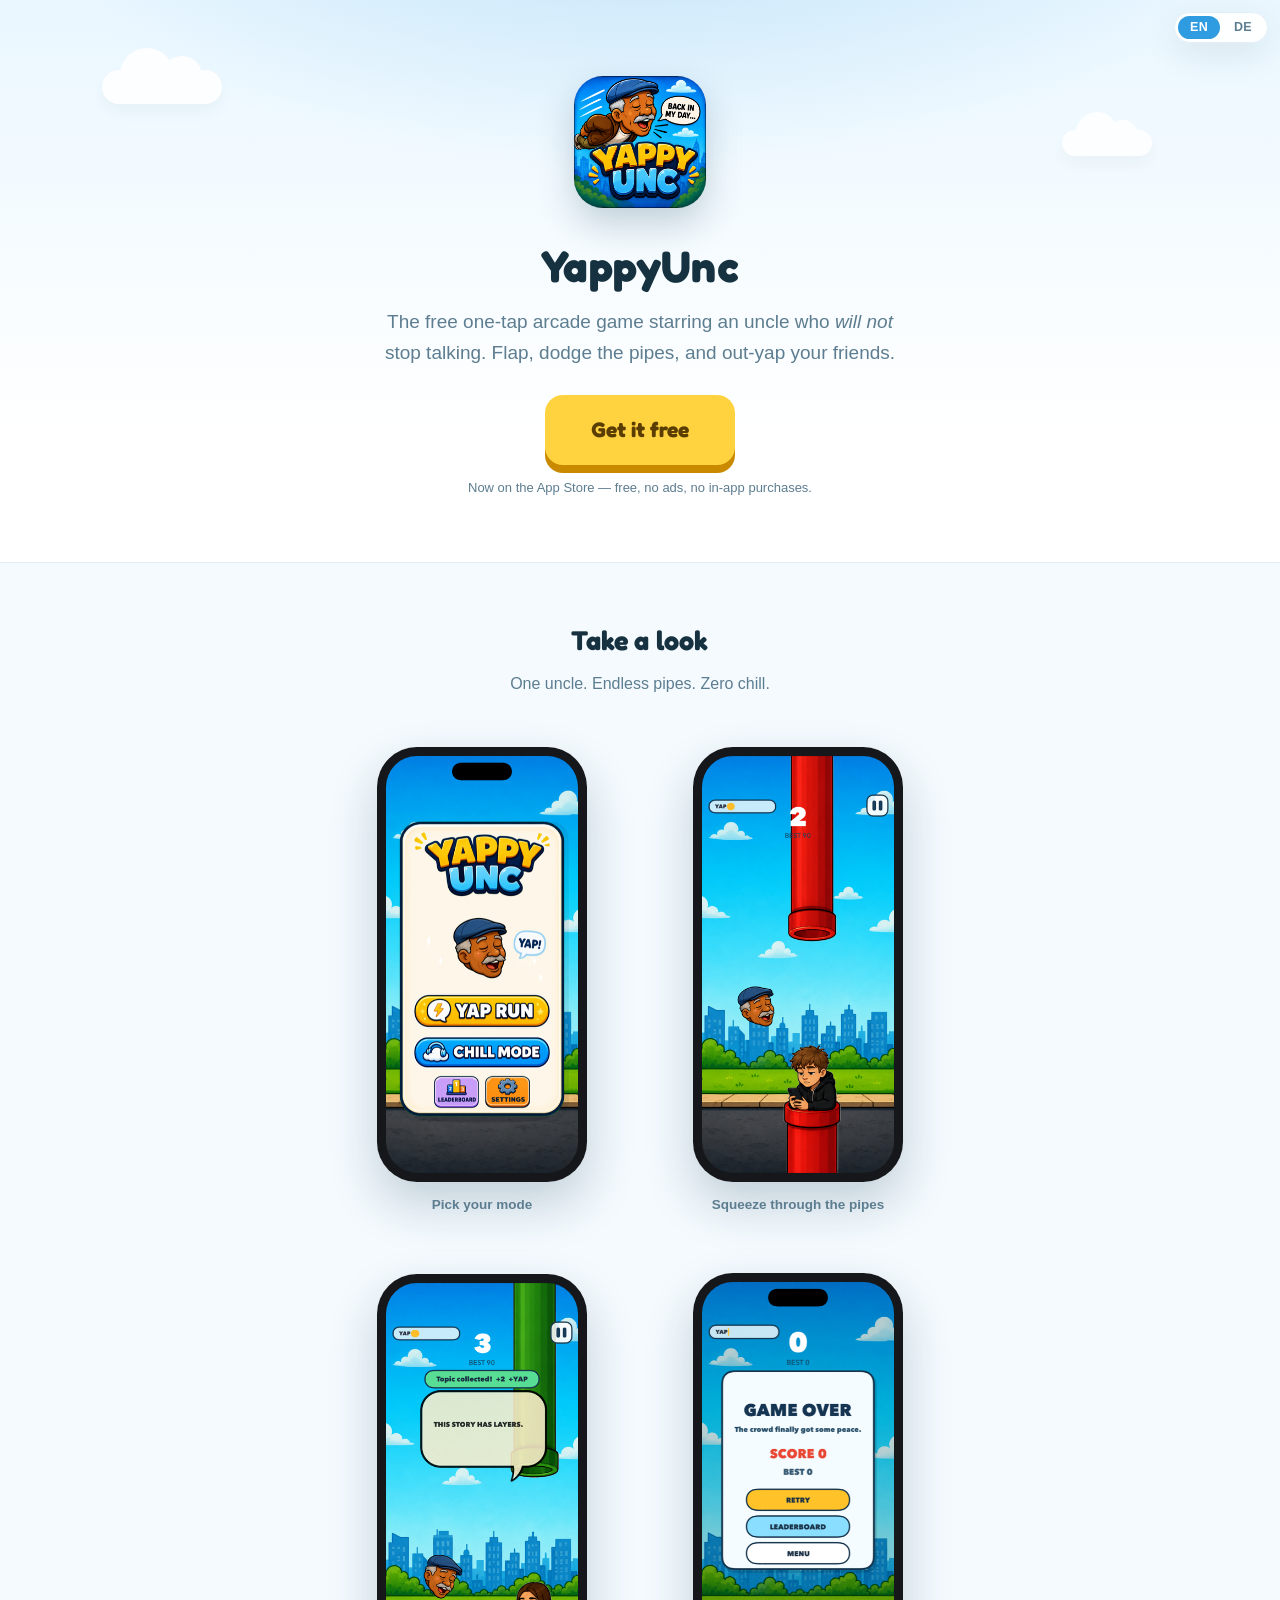
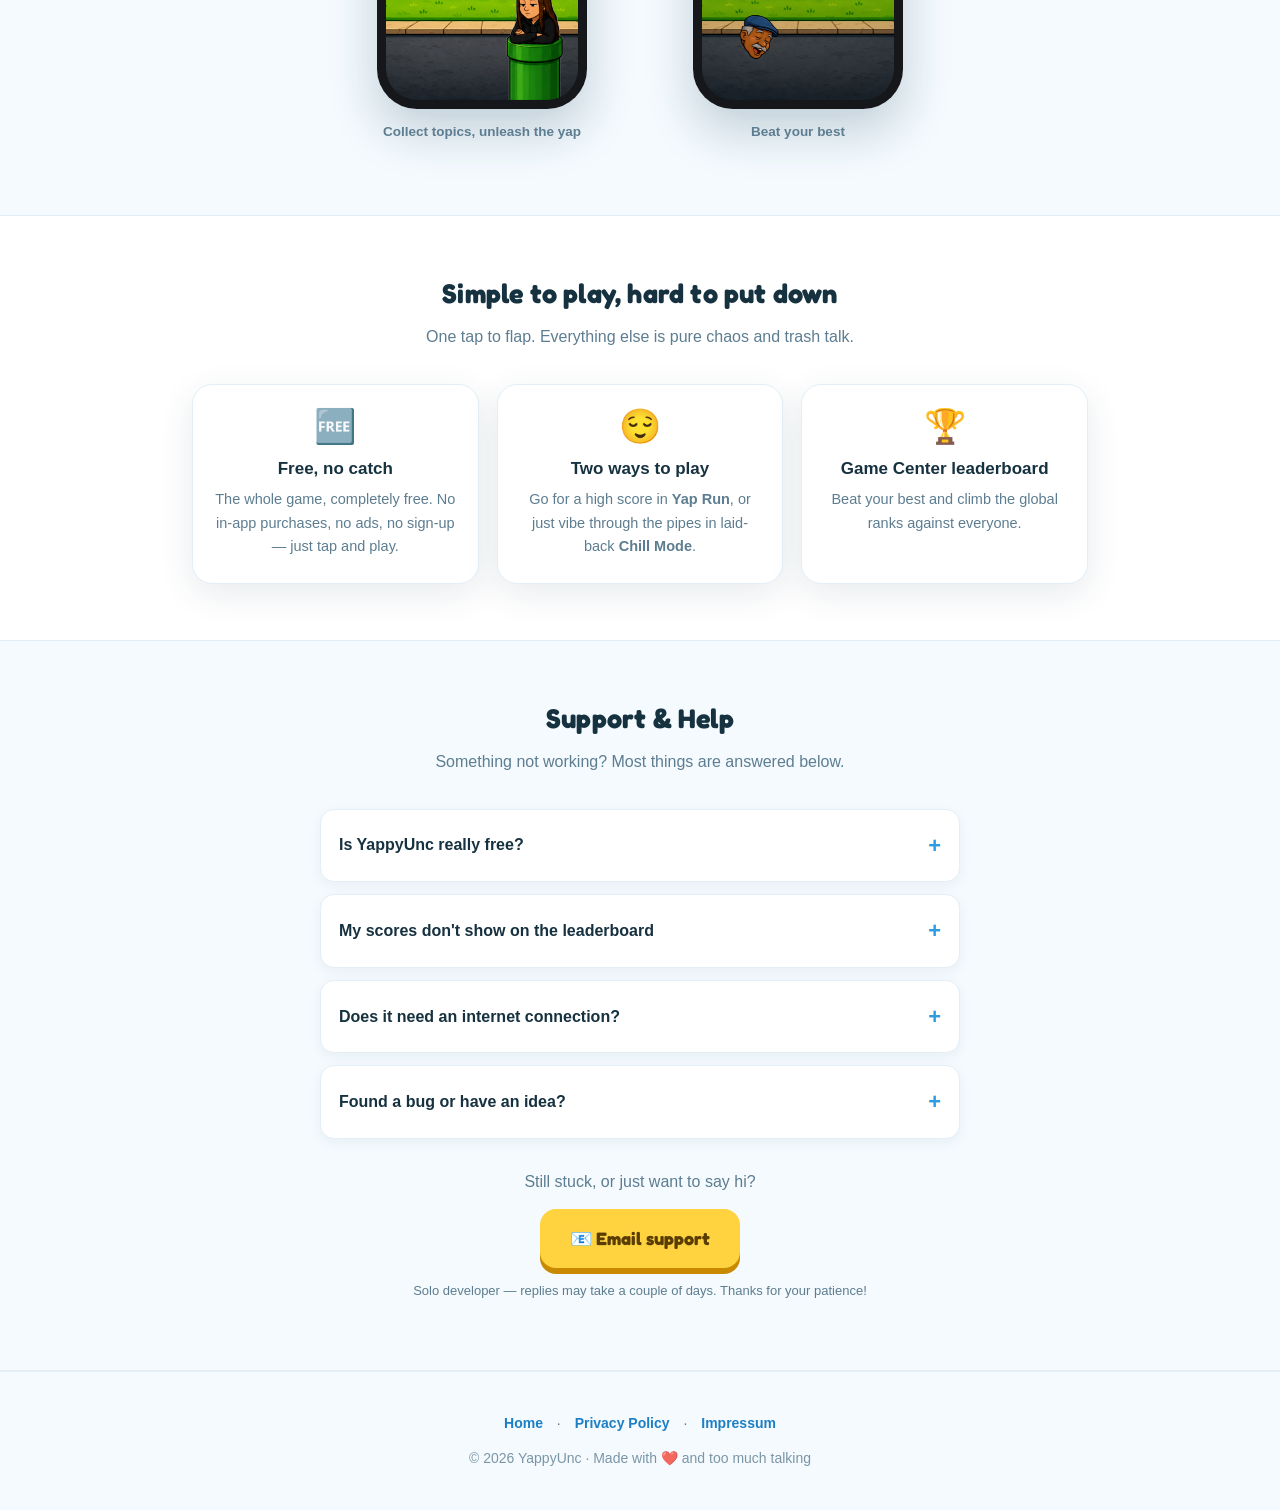
<file: index.html>
<!DOCTYPE html>
<html lang="en" data-lang="en">
<head>
  <meta charset="utf-8">
  <meta name="viewport" content="width=device-width, initial-scale=1">
  <title>YappyUnc — the yapping-uncle flap game</title>
  <meta name="description" content="YappyUnc is a free, cheeky one-tap arcade game starring an uncle who just won't stop talking. Flap, dodge the pipes, and climb the Game Center leaderboard.">
  <link rel="stylesheet" href="style.css">
  <script>
  (function(){var l;try{l=localStorage.getItem('yu-lang');}catch(e){}if(!l){l=(navigator.language||'en').slice(0,2);}l=(l==='de')?'de':'en';document.documentElement.setAttribute('data-lang',l);document.documentElement.setAttribute('lang',l);})();
  </script>
</head>
<body>

  <div class="lang-toggle" role="group" aria-label="Language / Sprache">
    <button data-l="en" type="button">EN</button>
    <button data-l="de" type="button">DE</button>
  </div>

  <!-- ===== Hero ===== -->
  <header class="hero">
    <div class="cloud c1"></div>
    <div class="cloud c2"></div>

    <div class="hero-icon-scene">
      <div class="hero-icon" id="heroIcon">
        <img src="assets/icon.png" alt="YappyUnc app icon">
        <span class="hero-bubble">YAP!</span>
      </div>
    </div>
    <h1 class="title display">YappyUnc</h1>
    <p class="pitch">
      <span class="lang-en">The free one-tap arcade game starring an uncle who <em>will not</em> stop talking. Flap, dodge the pipes, and out-yap your friends.</span>
      <span class="lang-de">Das kostenlose Ein-Tipp-Arcade-Spiel mit einem Onkel, der <em>einfach nicht</em> aufhört zu reden. Flattere los, weiche den Röhren aus und quatsch deine Freunde an die Wand.</span>
    </p>

    <div class="hero-cta">
      <a class="btn-chunky big" href="https://apps.apple.com/app/id6786419583">
        <span class="lang-en">Get it free</span>
        <span class="lang-de">Gratis laden</span>
      </a>
    </div>
    <span class="soon">
      <span class="lang-en">Now on the App Store — free, no ads, no in-app purchases.</span>
      <span class="lang-de">Jetzt im App Store — gratis, ohne Werbung, ohne In-App-Käufe.</span>
    </span>
  </header>

  <!-- ===== Screenshots ===== -->
  <section class="block alt">
    <div class="wrap">
      <h2 class="section display">
        <span class="lang-en">Take a look</span>
        <span class="lang-de">Wirf einen Blick rein</span>
      </h2>
      <p class="sub">
        <span class="lang-en">One uncle. Endless pipes. Zero chill.</span>
        <span class="lang-de">Ein Onkel. Endlose Röhren. Null Ruhe.</span>
      </p>
      <div class="shots-wrap">
        <figure class="shot-fig">
          <div class="phone"><img src="assets/shot-menu.png" alt="YappyUnc main menu" loading="lazy"></div>
          <span class="cap"><span class="lang-en">Pick your mode</span><span class="lang-de">Wähle deinen Modus</span></span>
        </figure>
        <figure class="shot-fig">
          <div class="phone"><img src="assets/shot-dodge.png" alt="YappyUnc gameplay — dodging a pipe" loading="lazy"></div>
          <span class="cap"><span class="lang-en">Squeeze through the pipes</span><span class="lang-de">Zwäng dich durch die Röhren</span></span>
        </figure>
        <figure class="shot-fig">
          <div class="phone"><img src="assets/shot-yap.png" alt="YappyUnc — collecting a topic and yapping" loading="lazy"></div>
          <span class="cap"><span class="lang-en">Collect topics, unleash the yap</span><span class="lang-de">Sammle Themen, entfessle das Gelaber</span></span>
        </figure>
        <figure class="shot-fig">
          <div class="phone"><img src="assets/shot-gameover.png" alt="YappyUnc game over screen" loading="lazy"></div>
          <span class="cap"><span class="lang-en">Beat your best</span><span class="lang-de">Knack deinen Rekord</span></span>
        </figure>
      </div>
    </div>
  </section>

  <!-- ===== Features ===== -->
  <section class="block">
    <div class="wrap">
      <h2 class="section display">
        <span class="lang-en">Simple to play, hard to put down</span>
        <span class="lang-de">Einfach zu spielen, schwer aus der Hand zu legen</span>
      </h2>
      <p class="sub">
        <span class="lang-en">One tap to flap. Everything else is pure chaos and trash talk.</span>
        <span class="lang-de">Ein Tipp zum Flattern. Der Rest ist pures Chaos und Gelaber.</span>
      </p>
      <div class="features">
        <div class="feature">
          <div class="ico">🆓</div>
          <h3><span class="lang-en">Free, no catch</span><span class="lang-de">Gratis, kein Haken</span></h3>
          <p class="lang-en">The whole game, completely free. No in-app purchases, no ads, no sign-up — just tap and play.</p>
          <p class="lang-de">Das ganze Spiel, komplett gratis. Keine In-App-Käufe, keine Werbung, keine Anmeldung — einfach tippen und spielen.</p>
        </div>
        <div class="feature">
          <div class="ico">😌</div>
          <h3><span class="lang-en">Two ways to play</span><span class="lang-de">Zwei Spielmodi</span></h3>
          <p class="lang-en">Go for a high score in <strong>Yap Run</strong>, or just vibe through the pipes in laid-back <strong>Chill Mode</strong>.</p>
          <p class="lang-de">Jage einen Highscore im <strong>Yap Run</strong> oder gleite entspannt durch die Röhren im <strong>Chill Mode</strong>.</p>
        </div>
        <div class="feature">
          <div class="ico">🏆</div>
          <h3><span class="lang-en">Game Center leaderboard</span><span class="lang-de">Game-Center-Bestenliste</span></h3>
          <p class="lang-en">Beat your best and climb the global ranks against everyone.</p>
          <p class="lang-de">Knack deinen Rekord und klettere in der weltweiten Rangliste nach oben.</p>
        </div>
      </div>
    </div>
  </section>

  <!-- ===== Support ===== -->
  <section class="block alt" id="support">
    <div class="wrap narrow">
      <h2 class="section display">
        <span class="lang-en">Support &amp; Help</span>
        <span class="lang-de">Support &amp; Hilfe</span>
      </h2>
      <p class="sub">
        <span class="lang-en">Something not working? Most things are answered below.</span>
        <span class="lang-de">Etwas funktioniert nicht? Das Meiste ist unten beantwortet.</span>
      </p>

      <div class="faq">
        <details>
          <summary><span class="lang-en">Is YappyUnc really free?</span><span class="lang-de">Ist YappyUnc wirklich gratis?</span></summary>
          <p class="lang-en">Yes — completely. There are no in-app purchases, no ads, and no account to sign up for. Download it and play.</p>
          <p class="lang-de">Ja — komplett. Keine In-App-Käufe, keine Werbung, kein Konto. Herunterladen und spielen.</p>
        </details>
        <details>
          <summary><span class="lang-en">My scores don't show on the leaderboard</span><span class="lang-de">Meine Punkte erscheinen nicht in der Bestenliste</span></summary>
          <p class="lang-en">The leaderboard uses Apple <strong>Game Center</strong>. Make sure it's enabled in your iOS Settings and that you're signed in. Scores submit automatically when you beat your best.</p>
          <p class="lang-de">Die Bestenliste nutzt Apple <strong>Game Center</strong>. Stell sicher, dass es in den iOS-Einstellungen aktiviert ist und du angemeldet bist. Punkte werden automatisch übertragen, wenn du deinen Rekord knackst.</p>
        </details>
        <details>
          <summary><span class="lang-en">Does it need an internet connection?</span><span class="lang-de">Braucht das Spiel eine Internetverbindung?</span></summary>
          <p class="lang-en">No — the game plays fully offline. Only the Game Center leaderboard needs a connection so your ranking can sync.</p>
          <p class="lang-de">Nein — das Spiel läuft komplett offline. Nur die Game-Center-Bestenliste braucht eine Verbindung, damit dein Ranking synchronisiert wird.</p>
        </details>
        <details>
          <summary><span class="lang-en">Found a bug or have an idea?</span><span class="lang-de">Fehler gefunden oder eine Idee?</span></summary>
          <p class="lang-en">I'd love to hear it — drop me an email below. It's just one person making this, so every report genuinely helps.</p>
          <p class="lang-de">Immer her damit — schreib mir unten eine E-Mail. Hier werkelt nur eine Person, also hilft jede Rückmeldung wirklich.</p>
        </details>
      </div>

      <div class="contact-cta">
        <p class="sub" style="margin-bottom:14px;">
          <span class="lang-en">Still stuck, or just want to say hi?</span>
          <span class="lang-de">Hängst du fest oder willst einfach Hallo sagen?</span>
        </p>
        <a class="btn-chunky" href="mailto:pocasigames@icloud.com">
          <span class="lang-en">📧 Email support</span>
          <span class="lang-de">📧 Support per E-Mail</span>
        </a>
        <p class="soon" style="position:static;">
          <span class="lang-en">Solo developer — replies may take a couple of days. Thanks for your patience!</span>
          <span class="lang-de">Einzelentwickler — Antworten können ein paar Tage dauern. Danke für deine Geduld!</span>
        </p>
      </div>
    </div>
  </section>

  <!-- ===== Footer ===== -->
  <footer class="site">
    <nav>
      <a href="index.html"><span class="lang-en">Home</span><span class="lang-de">Start</span></a> ·
      <a href="privacy.html"><span class="lang-en">Privacy Policy</span><span class="lang-de">Datenschutz</span></a> ·
      <a href="impressum.html">Impressum</a>
    </nav>
    <div class="copy">
      <span class="lang-en">© 2026 YappyUnc · Made with ❤️ and too much talking</span>
      <span class="lang-de">© 2026 YappyUnc · Mit ❤️ und viel zu viel Gerede gemacht</span>
    </div>
  </footer>

  <script>
  (function(){
    var TITLES = {
      en: "YappyUnc — the yapping-uncle flap game",
      de: "YappyUnc — das Flatterspiel mit dem quasselnden Onkel"
    };
    function setLang(l){
      document.documentElement.setAttribute('data-lang', l);
      document.documentElement.setAttribute('lang', l);
      try { localStorage.setItem('yu-lang', l); } catch(e){}
      if (TITLES[l]) document.title = TITLES[l];
      document.querySelectorAll('.lang-toggle button').forEach(function(b){
        b.classList.toggle('active', b.getAttribute('data-l') === l);
      });
    }
    document.querySelectorAll('.lang-toggle button').forEach(function(b){
      b.addEventListener('click', function(){ setLang(b.getAttribute('data-l')); });
    });
    setLang(document.documentElement.getAttribute('data-lang') || 'en');

    // Hero icon — 3D tilt toward cursor
    var icon = document.getElementById('heroIcon');
    if (icon) {
      var M = 14;
      icon.addEventListener('pointermove', function(e){
        var r = icon.getBoundingClientRect();
        var nx = (e.clientX - r.left) / r.width - 0.5;
        var ny = (e.clientY - r.top) / r.height - 0.5;
        icon.style.transform = 'rotateY(' + (nx*2*M) + 'deg) rotateX(' + (-ny*2*M) + 'deg)';
      });
      icon.addEventListener('pointerleave', function(){ icon.style.transform = 'rotateY(0) rotateX(0)'; });
    }
  })();
  </script>

</body>
</html>
</file>
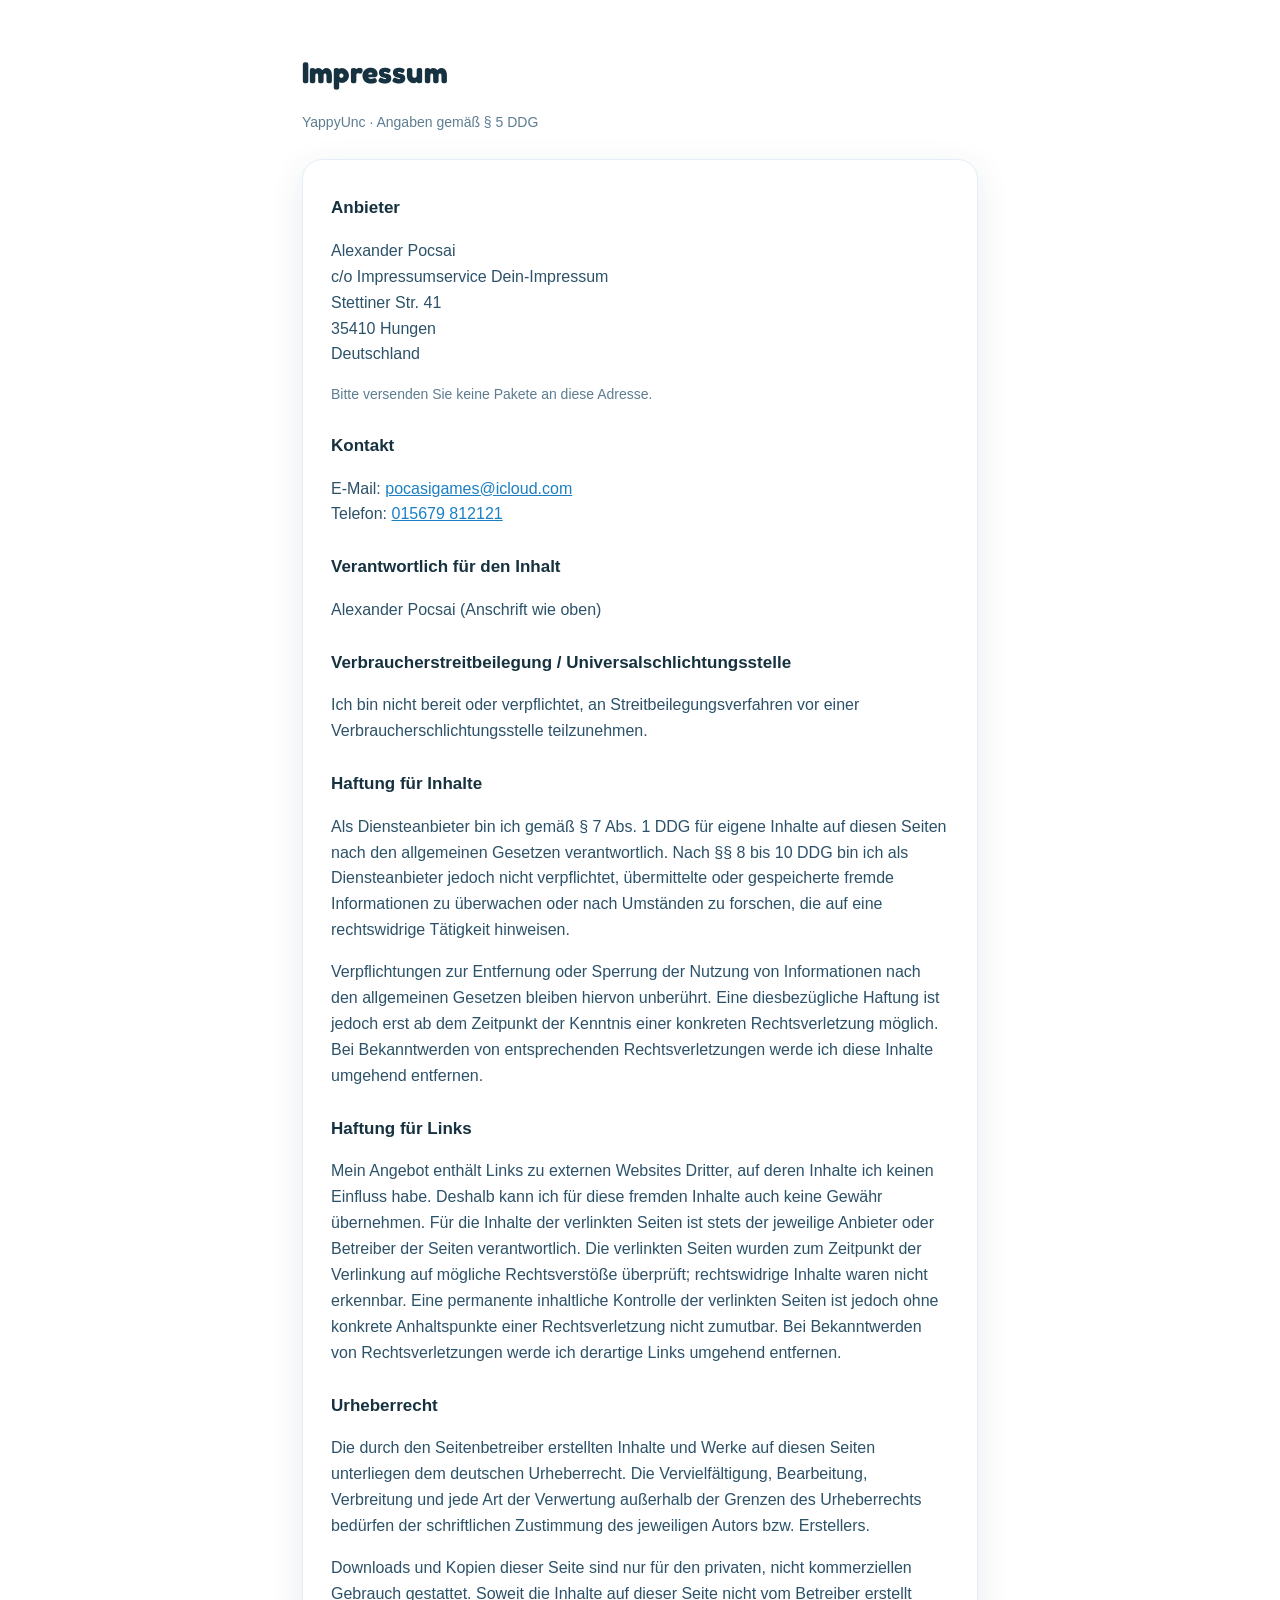
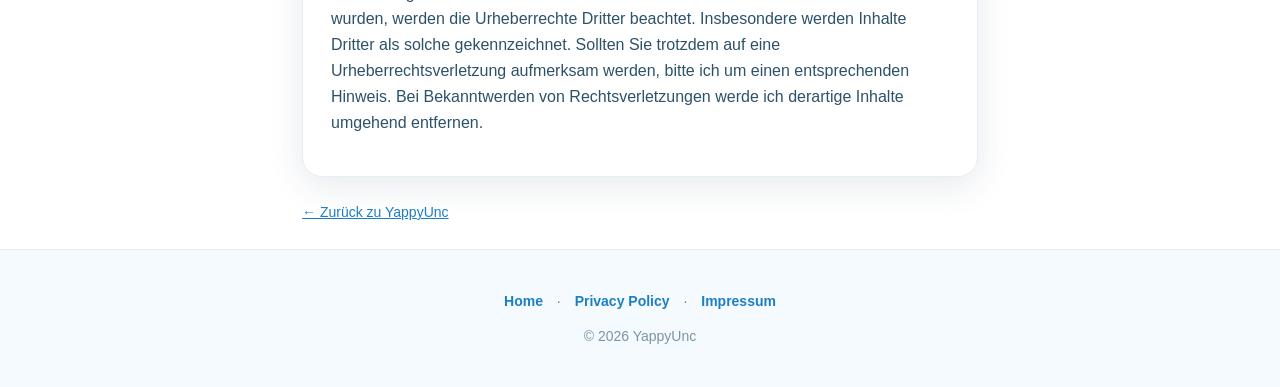
<file: impressum.html>
<!DOCTYPE html>
<html lang="de">
<head>
  <meta charset="utf-8">
  <meta name="viewport" content="width=device-width, initial-scale=1">
  <title>YappyUnc — Impressum</title>
  <meta name="description" content="Impressum / Anbieterkennzeichnung für YappyUnc.">
  <link rel="stylesheet" href="style.css">
</head>
<body>

  <section class="legal">
    <div class="wrap narrow">
      <h1 class="display">Impressum</h1>
      <p class="updated">YappyUnc · Angaben gemäß § 5 DDG</p>

      <div class="card">
        <h3>Anbieter</h3>
        <p>
          Alexander Pocsai<br>
          c/o Impressumservice Dein-Impressum<br>
          Stettiner Str. 41<br>
          35410 Hungen<br>
          Deutschland
        </p>
        <p class="updated">Bitte versenden Sie keine Pakete an diese Adresse.</p>

        <h3>Kontakt</h3>
        <p>E-Mail: <a href="mailto:pocasigames@icloud.com">pocasigames@icloud.com</a><br>
          Telefon: <a href="tel:+4915679812121">015679 812121</a></p>

        <h3>Verantwortlich für den Inhalt</h3>
        <p>Alexander Pocsai (Anschrift wie oben)</p>

        <h3>Verbraucherstreitbeilegung / Universalschlichtungsstelle</h3>
        <p>Ich bin nicht bereit oder verpflichtet, an Streitbeilegungsverfahren vor einer
          Verbraucherschlichtungsstelle teilzunehmen.</p>

        <h3>Haftung für Inhalte</h3>
        <p>Als Diensteanbieter bin ich gemäß § 7 Abs. 1 DDG für eigene Inhalte auf diesen Seiten
          nach den allgemeinen Gesetzen verantwortlich. Nach §§ 8 bis 10 DDG bin ich als
          Diensteanbieter jedoch nicht verpflichtet, übermittelte oder gespeicherte fremde
          Informationen zu überwachen oder nach Umständen zu forschen, die auf eine rechtswidrige
          Tätigkeit hinweisen.</p>
        <p>Verpflichtungen zur Entfernung oder Sperrung der Nutzung von Informationen nach den
          allgemeinen Gesetzen bleiben hiervon unberührt. Eine diesbezügliche Haftung ist jedoch
          erst ab dem Zeitpunkt der Kenntnis einer konkreten Rechtsverletzung möglich. Bei
          Bekanntwerden von entsprechenden Rechtsverletzungen werde ich diese Inhalte umgehend
          entfernen.</p>

        <h3>Haftung für Links</h3>
        <p>Mein Angebot enthält Links zu externen Websites Dritter, auf deren Inhalte ich keinen
          Einfluss habe. Deshalb kann ich für diese fremden Inhalte auch keine Gewähr übernehmen.
          Für die Inhalte der verlinkten Seiten ist stets der jeweilige Anbieter oder Betreiber der
          Seiten verantwortlich. Die verlinkten Seiten wurden zum Zeitpunkt der Verlinkung auf
          mögliche Rechtsverstöße überprüft; rechtswidrige Inhalte waren nicht erkennbar. Eine
          permanente inhaltliche Kontrolle der verlinkten Seiten ist jedoch ohne konkrete
          Anhaltspunkte einer Rechtsverletzung nicht zumutbar. Bei Bekanntwerden von
          Rechtsverletzungen werde ich derartige Links umgehend entfernen.</p>

        <h3>Urheberrecht</h3>
        <p>Die durch den Seitenbetreiber erstellten Inhalte und Werke auf diesen Seiten unterliegen
          dem deutschen Urheberrecht. Die Vervielfältigung, Bearbeitung, Verbreitung und jede Art
          der Verwertung außerhalb der Grenzen des Urheberrechts bedürfen der schriftlichen
          Zustimmung des jeweiligen Autors bzw. Erstellers.</p>
        <p>Downloads und Kopien dieser Seite sind nur für den privaten, nicht kommerziellen Gebrauch
          gestattet. Soweit die Inhalte auf dieser Seite nicht vom Betreiber erstellt wurden, werden
          die Urheberrechte Dritter beachtet. Insbesondere werden Inhalte Dritter als solche
          gekennzeichnet. Sollten Sie trotzdem auf eine Urheberrechtsverletzung aufmerksam werden,
          bitte ich um einen entsprechenden Hinweis. Bei Bekanntwerden von Rechtsverletzungen werde
          ich derartige Inhalte umgehend entfernen.</p>
      </div>

      <a class="back" href="index.html">← Zurück zu YappyUnc</a>
    </div>
  </section>

  <footer class="site">
    <nav>
      <a href="index.html">Home</a> ·
      <a href="privacy.html">Privacy Policy</a> ·
      <a href="impressum.html">Impressum</a>
    </nav>
    <div class="copy">© 2026 YappyUnc</div>
  </footer>

</body>
</html>
</file>
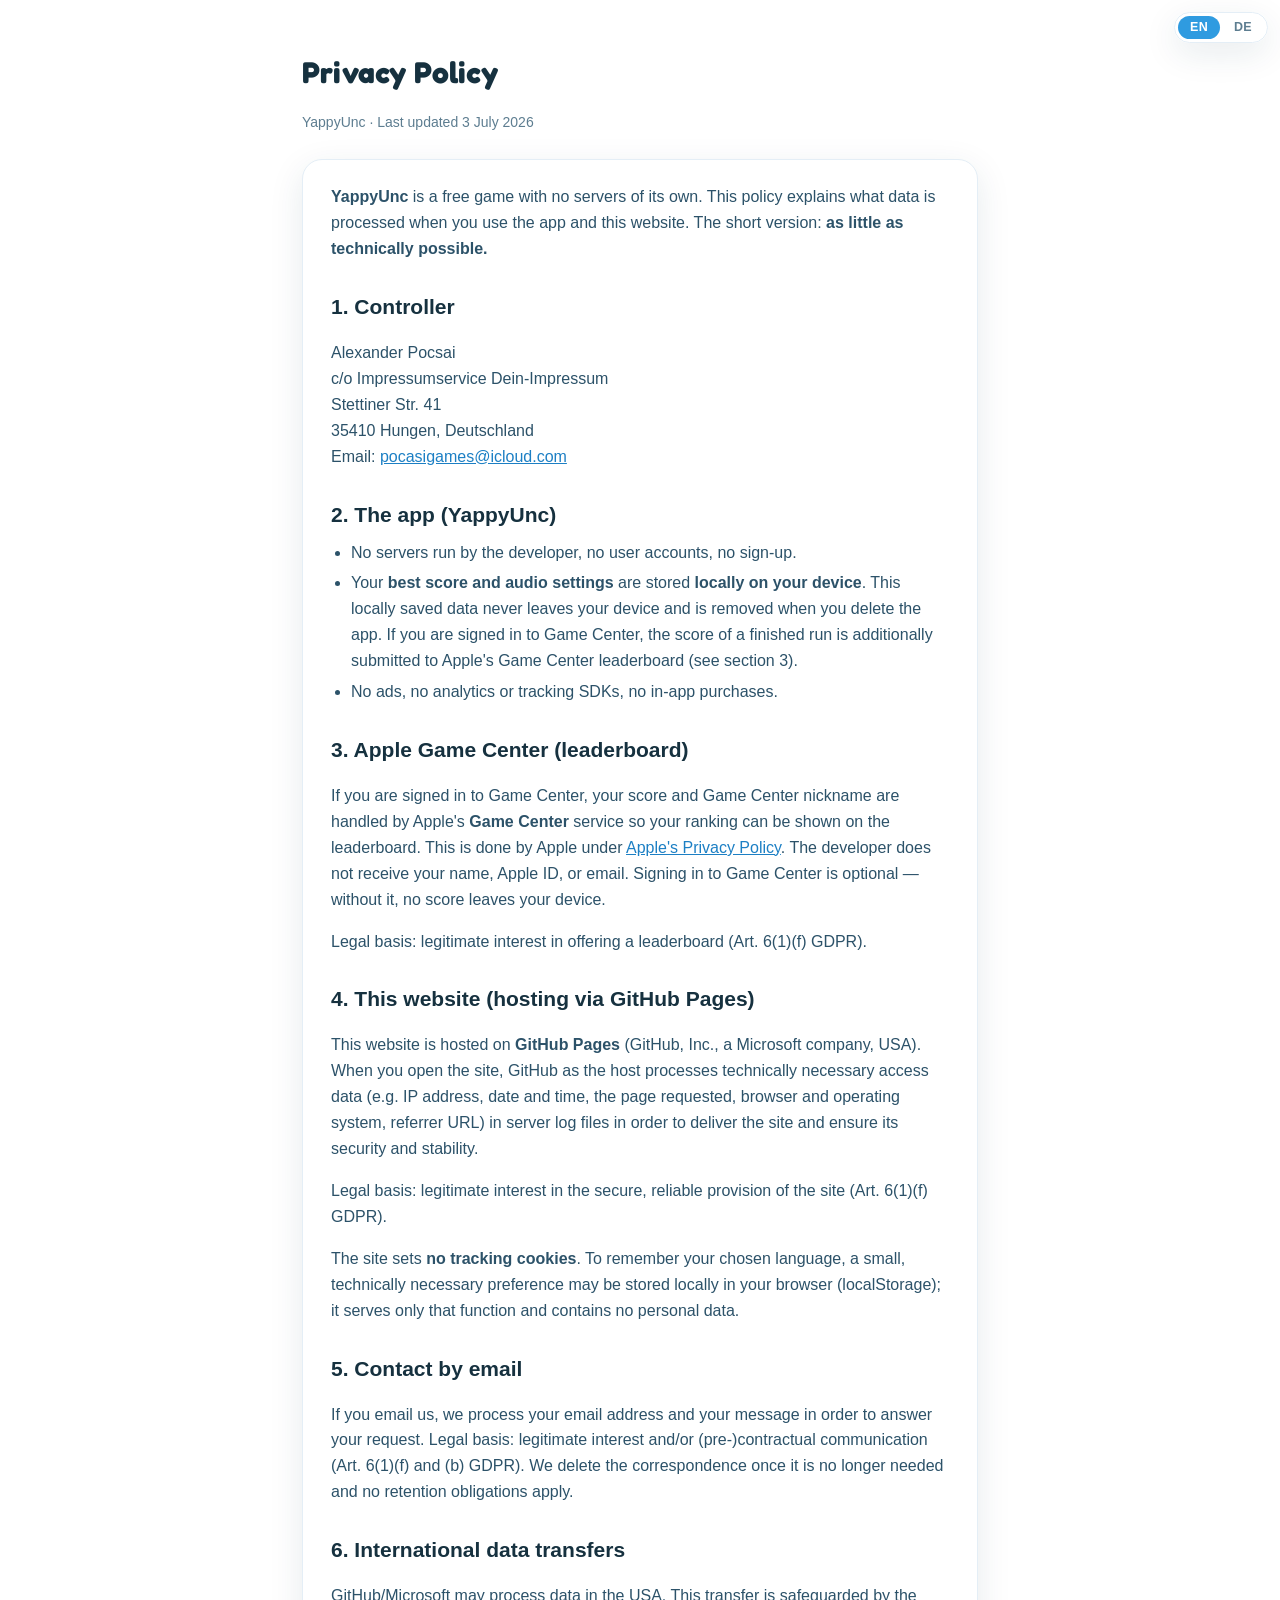
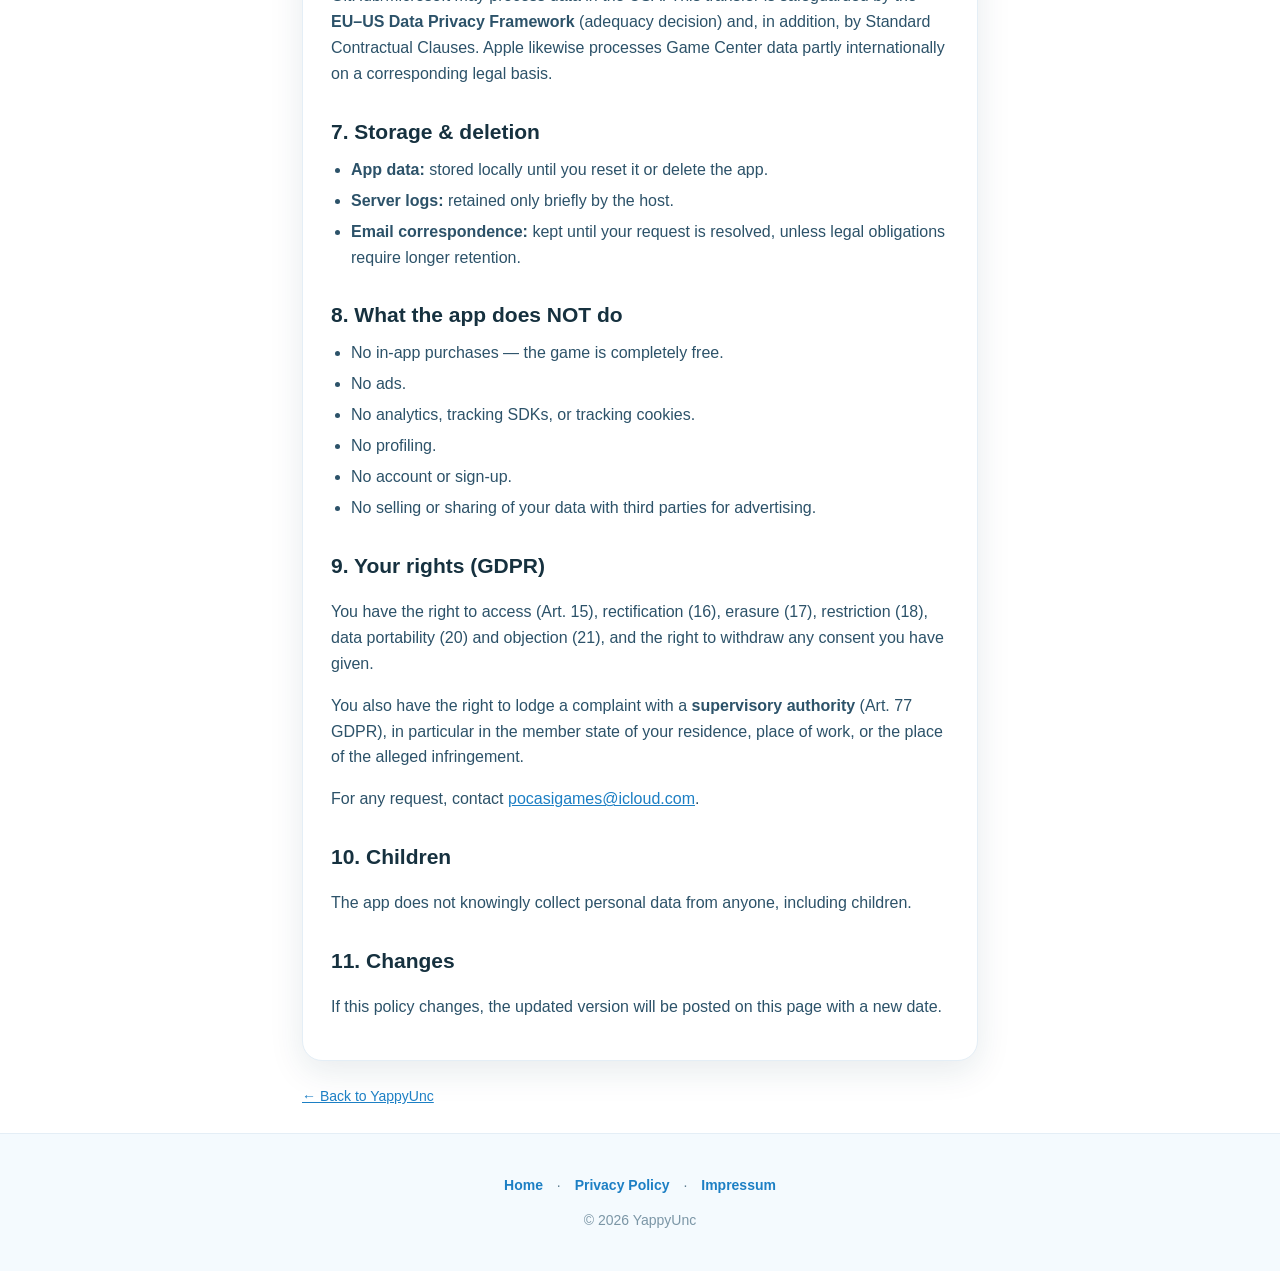
<file: privacy.html>
<!DOCTYPE html>
<html lang="en" data-lang="en">
<head>
  <meta charset="utf-8">
  <meta name="viewport" content="width=device-width, initial-scale=1">
  <title>YappyUnc — Privacy Policy</title>
  <meta name="description" content="Privacy policy for the YappyUnc iOS game and website.">
  <link rel="stylesheet" href="style.css">
  <script>
  (function(){var l;try{l=localStorage.getItem('yu-lang');}catch(e){}if(!l){l=(navigator.language||'en').slice(0,2);}l=(l==='de')?'de':'en';document.documentElement.setAttribute('data-lang',l);document.documentElement.setAttribute('lang',l);})();
  </script>
</head>
<body>

  <div class="lang-toggle" role="group" aria-label="Language / Sprache">
    <button data-l="en" type="button">EN</button>
    <button data-l="de" type="button">DE</button>
  </div>

  <section class="legal">
    <div class="wrap narrow">
      <h1 class="display">
        <span class="lang-en">Privacy Policy</span>
        <span class="lang-de">Datenschutzerklärung</span>
      </h1>
      <p class="updated">
        <span class="lang-en">YappyUnc · Last updated 3 July 2026</span>
        <span class="lang-de">YappyUnc · Stand: 3. Juli 2026</span>
      </p>

      <div class="card">

        <!-- ===================== ENGLISH ===================== -->
        <div class="lang-en">
          <p><strong>YappyUnc</strong> is a free game with no servers of its own. This policy explains
            what data is processed when you use the app and this website. The short version:
            <strong>as little as technically possible.</strong></p>

          <h2>1. Controller</h2>
          <p>
            Alexander Pocsai<br>
            c/o Impressumservice Dein-Impressum<br>
            Stettiner Str. 41<br>
            35410 Hungen, Deutschland<br>
            Email: <a href="mailto:pocasigames@icloud.com">pocasigames@icloud.com</a>
          </p>

          <h2>2. The app (YappyUnc)</h2>
          <ul>
            <li>No servers run by the developer, no user accounts, no sign-up.</li>
            <li>Your <strong>best score and audio settings</strong> are stored <strong>locally on your
              device</strong>. This locally saved data never leaves your device and is removed when you
              delete the app. If you are signed in to Game Center, the score of a finished run is
              additionally submitted to Apple's Game Center leaderboard (see section 3).</li>
            <li>No ads, no analytics or tracking SDKs, no in-app purchases.</li>
          </ul>

          <h2>3. Apple Game Center (leaderboard)</h2>
          <p>If you are signed in to Game Center, your score and Game Center nickname are handled by Apple's
            <strong>Game Center</strong> service so your ranking can be shown on the leaderboard. This is done by Apple under
            <a href="https://www.apple.com/legal/privacy/" target="_blank" rel="noopener">Apple's Privacy Policy</a>.
            The developer does not receive your name, Apple ID, or email. Signing in to Game Center is
            optional — without it, no score leaves your device.</p>
          <p>Legal basis: legitimate interest in offering a leaderboard (Art. 6(1)(f) GDPR).</p>

          <h2>4. This website (hosting via GitHub Pages)</h2>
          <p>This website is hosted on <strong>GitHub Pages</strong> (GitHub, Inc., a Microsoft company, USA).
            When you open the site, GitHub as the host processes technically necessary access data
            (e.g. IP address, date and time, the page requested, browser and operating system, referrer URL)
            in server log files in order to deliver the site and ensure its security and stability.</p>
          <p>Legal basis: legitimate interest in the secure, reliable provision of the site (Art. 6(1)(f) GDPR).</p>
          <p>The site sets <strong>no tracking cookies</strong>. To remember your chosen language, a small,
            technically necessary preference may be stored locally in your browser (localStorage); it serves
            only that function and contains no personal data.</p>

          <h2>5. Contact by email</h2>
          <p>If you email us, we process your email address and your message in order to answer your request.
            Legal basis: legitimate interest and/or (pre-)contractual communication (Art. 6(1)(f) and (b) GDPR).
            We delete the correspondence once it is no longer needed and no retention obligations apply.</p>

          <h2>6. International data transfers</h2>
          <p>GitHub/Microsoft may process data in the USA. This transfer is safeguarded by the
            <strong>EU–US Data Privacy Framework</strong> (adequacy decision) and, in addition, by Standard
            Contractual Clauses. Apple likewise processes Game Center data partly internationally on a
            corresponding legal basis.</p>

          <h2>7. Storage &amp; deletion</h2>
          <ul>
            <li><strong>App data:</strong> stored locally until you reset it or delete the app.</li>
            <li><strong>Server logs:</strong> retained only briefly by the host.</li>
            <li><strong>Email correspondence:</strong> kept until your request is resolved, unless legal
              obligations require longer retention.</li>
          </ul>

          <h2>8. What the app does NOT do</h2>
          <ul>
            <li>No in-app purchases — the game is completely free.</li>
            <li>No ads.</li>
            <li>No analytics, tracking SDKs, or tracking cookies.</li>
            <li>No profiling.</li>
            <li>No account or sign-up.</li>
            <li>No selling or sharing of your data with third parties for advertising.</li>
          </ul>

          <h2>9. Your rights (GDPR)</h2>
          <p>You have the right to access (Art. 15), rectification (16), erasure (17), restriction (18),
            data portability (20) and objection (21), and the right to withdraw any consent you have given.</p>
          <p>You also have the right to lodge a complaint with a <strong>supervisory authority</strong>
            (Art. 77 GDPR), in particular in the member state of your residence, place of work, or the place of
            the alleged infringement.</p>
          <p>For any request, contact <a href="mailto:pocasigames@icloud.com">pocasigames@icloud.com</a>.</p>

          <h2>10. Children</h2>
          <p>The app does not knowingly collect personal data from anyone, including children.</p>

          <h2>11. Changes</h2>
          <p>If this policy changes, the updated version will be posted on this page with a new date.</p>
        </div>

        <!-- ===================== DEUTSCH ===================== -->
        <div class="lang-de">
          <p><strong>YappyUnc</strong> ist ein kostenloses Spiel ohne eigene Server. Diese Erklärung beschreibt,
            welche Daten bei der Nutzung der App und dieser Website verarbeitet werden. Kurzfassung:
            <strong>so wenig wie technisch möglich.</strong></p>

          <h2>1. Verantwortlicher</h2>
          <p>
            Alexander Pocsai<br>
            c/o Impressumservice Dein-Impressum<br>
            Stettiner Str. 41<br>
            35410 Hungen, Deutschland<br>
            E-Mail: <a href="mailto:pocasigames@icloud.com">pocasigames@icloud.com</a>
          </p>

          <h2>2. Die App (YappyUnc)</h2>
          <ul>
            <li>Keine eigenen Server des Entwicklers, keine Nutzerkonten, keine Registrierung.</li>
            <li>Dein <strong>Highscore und deine Audio-Einstellungen</strong> werden <strong>lokal auf
              deinem Gerät</strong> gespeichert. Diese lokal gespeicherten Daten verlassen dein Gerät nicht
              und werden beim Löschen der App entfernt. Bist du bei Game Center angemeldet, wird der
              Punktestand einer beendeten Runde zusätzlich an Apples Game-Center-Bestenliste übermittelt
              (siehe Abschnitt 3).</li>
            <li>Keine Werbung, keine Analyse-/Tracking-SDKs, keine In-App-Käufe.</li>
          </ul>

          <h2>3. Apple Game Center (Bestenliste)</h2>
          <p>Bist du bei Game Center angemeldet, werden dein Punktestand und dein Game-Center-Name von Apples
            Dienst <strong>Game Center</strong> verarbeitet, damit dein Ranking in der Bestenliste angezeigt
            werden kann. Dies übernimmt Apple nach
            <a href="https://www.apple.com/legal/privacy/" target="_blank" rel="noopener">Apples Datenschutzrichtlinie</a>.
            Der Entwickler erhält dabei weder deinen Namen, deine Apple-ID noch deine E-Mail. Die Anmeldung
            bei Game Center ist freiwillig — ohne sie verlässt kein Punktestand dein Gerät.</p>
          <p>Rechtsgrundlage: berechtigtes Interesse am Angebot einer Bestenliste (Art. 6 Abs. 1 lit. f DSGVO).</p>

          <h2>4. Diese Website (Hosting über GitHub Pages)</h2>
          <p>Diese Website wird bei <strong>GitHub Pages</strong> (GitHub, Inc., ein Unternehmen von Microsoft, USA)
            gehostet. Beim Aufruf verarbeitet GitHub als Hoster technisch notwendige Zugriffsdaten
            (u. a. IP-Adresse, Datum und Uhrzeit, angefragte Seite, Browser und Betriebssystem, Referrer-URL)
            in Server-Logfiles, um die Seite auszuliefern und deren Sicherheit und Stabilität zu gewährleisten.</p>
          <p>Rechtsgrundlage: berechtigtes Interesse an einer sicheren, störungsfreien Bereitstellung
            (Art. 6 Abs. 1 lit. f DSGVO).</p>
          <p>Die Seite setzt <strong>keine Tracking-Cookies</strong>. Um deine Sprachwahl zu merken, kann eine
            kleine, technisch notwendige Einstellung lokal in deinem Browser gespeichert werden (localStorage);
            sie dient nur dieser Funktion und enthält keine personenbezogenen Daten.</p>

          <h2>5. Kontakt per E-Mail</h2>
          <p>Wenn du uns schreibst, verarbeiten wir deine E-Mail-Adresse und deine Nachricht, um dein Anliegen
            zu beantworten. Rechtsgrundlage: berechtigtes Interesse bzw. (vor-)vertragliche Kommunikation
            (Art. 6 Abs. 1 lit. f bzw. b DSGVO). Wir löschen die Korrespondenz, sobald sie nicht mehr benötigt
            wird und keine Aufbewahrungspflichten entgegenstehen.</p>

          <h2>6. Internationale Datenübermittlung</h2>
          <p>GitHub/Microsoft kann Daten in den USA verarbeiten. Diese Übermittlung ist durch das
            <strong>EU-US Data Privacy Framework</strong> (Angemessenheitsbeschluss) und ergänzend durch
            Standardvertragsklauseln abgesichert. Apple verarbeitet Game-Center-Daten ebenfalls teilweise
            international auf entsprechender Grundlage.</p>

          <h2>7. Speicherung &amp; Löschung</h2>
          <ul>
            <li><strong>App-Daten:</strong> lokal gespeichert, bis du sie zurücksetzt oder die App löschst.</li>
            <li><strong>Server-Logs:</strong> werden vom Hoster nur kurzzeitig vorgehalten.</li>
            <li><strong>E-Mail-Korrespondenz:</strong> bis zur Erledigung deines Anliegens, sofern keine
              gesetzlichen Pflichten eine längere Aufbewahrung verlangen.</li>
          </ul>

          <h2>8. Was die App NICHT tut</h2>
          <ul>
            <li>Keine In-App-Käufe — das Spiel ist komplett gratis.</li>
            <li>Keine Werbung.</li>
            <li>Keine Analyse, Tracking-SDKs oder Tracking-Cookies.</li>
            <li>Keine Profilbildung.</li>
            <li>Kein Nutzerkonto, keine Anmeldung.</li>
            <li>Kein Verkauf und keine Weitergabe deiner Daten an Dritte zu Werbezwecken.</li>
          </ul>

          <h2>9. Deine Rechte (DSGVO)</h2>
          <p>Dir stehen die Rechte auf Auskunft (Art. 15), Berichtigung (16), Löschung (17), Einschränkung (18),
            Datenübertragbarkeit (20) und Widerspruch (21) zu sowie das Recht, erteilte Einwilligungen zu
            widerrufen.</p>
          <p>Außerdem hast du das Recht auf Beschwerde bei einer <strong>Aufsichtsbehörde</strong>
            (Art. 77 DSGVO), insbesondere am Ort deines Aufenthalts, deines Arbeitsplatzes oder des
            mutmaßlichen Verstoßes.</p>
          <p>Für alle Anliegen: <a href="mailto:pocasigames@icloud.com">pocasigames@icloud.com</a>.</p>

          <h2>10. Kinder</h2>
          <p>Die App erhebt wissentlich keine personenbezogenen Daten, auch nicht von Kindern.</p>

          <h2>11. Änderungen</h2>
          <p>Bei Änderungen wird die aktualisierte Fassung mit neuem Datum auf dieser Seite veröffentlicht.</p>
        </div>

      </div>

      <a class="back" href="index.html">
        <span class="lang-en">← Back to YappyUnc</span>
        <span class="lang-de">← Zurück zu YappyUnc</span>
      </a>
    </div>
  </section>

  <footer class="site">
    <nav>
      <a href="index.html"><span class="lang-en">Home</span><span class="lang-de">Start</span></a> ·
      <a href="privacy.html"><span class="lang-en">Privacy Policy</span><span class="lang-de">Datenschutz</span></a> ·
      <a href="impressum.html">Impressum</a>
    </nav>
    <div class="copy">© 2026 YappyUnc</div>
  </footer>

  <script>
  (function(){
    var TITLES = { en: "YappyUnc — Privacy Policy", de: "YappyUnc — Datenschutzerklärung" };
    function setLang(l){
      document.documentElement.setAttribute('data-lang', l);
      document.documentElement.setAttribute('lang', l);
      try { localStorage.setItem('yu-lang', l); } catch(e){}
      if (TITLES[l]) document.title = TITLES[l];
      document.querySelectorAll('.lang-toggle button').forEach(function(b){
        b.classList.toggle('active', b.getAttribute('data-l') === l);
      });
    }
    document.querySelectorAll('.lang-toggle button').forEach(function(b){
      b.addEventListener('click', function(){ setLang(b.getAttribute('data-l')); });
    });
    setLang(document.documentElement.getAttribute('data-lang') || 'en');
  })();
  </script>

</body>
</html>
</file>
<file: style.css>
/* ---- YappyUnc site ---- */
@import url('https://fonts.googleapis.com/css2?family=Fredoka:wght@500;600;700&display=swap');

:root {
  --sky: #2f9be0;
  --sky-deep: #1c7fc4;
  --sun: #ffd23f;
  --sun-deep: #f5b400;
  --ink: #16313f;
  --ink-soft: #5d7d90;
  --bg: #ffffff;
  --bg-soft: #f4fafe;
  --border: #e4eef6;
  --shadow: 0 10px 34px rgba(20, 58, 82, 0.10);
  --radius: 20px;
}

* { box-sizing: border-box; }
html { -webkit-text-size-adjust: 100%; scroll-behavior: smooth; }

body {
  margin: 0;
  font-family: -apple-system, BlinkMacSystemFont, "Segoe UI", Roboto, Helvetica, Arial, sans-serif;
  color: var(--ink);
  line-height: 1.62;
  background: var(--bg);
}

.display {
  font-family: "Fredoka", -apple-system, system-ui, sans-serif;
  letter-spacing: 0.2px;
}

a { color: var(--sky-deep); }

.wrap { max-width: 940px; margin: 0 auto; padding: 0 22px; }
.narrow { max-width: 720px; }

/* ---------- Hero ---------- */
.hero {
  position: relative;
  text-align: center;
  padding: 76px 22px 64px;
  overflow: hidden;
  background:
    radial-gradient(900px 420px at 50% -120px, rgba(47,155,224,0.22), rgba(47,155,224,0) 70%),
    linear-gradient(180deg, #eaf7ff 0%, #ffffff 78%);
}
.cloud {
  position: absolute;
  background: #ffffff;
  border-radius: 100px;
  filter: blur(0.3px);
  opacity: 0.9;
  box-shadow: 0 8px 20px rgba(20,58,82,0.05);
}
.cloud::before, .cloud::after {
  content: ""; position: absolute; background: #fff; border-radius: 50%;
}
.c1 { width: 120px; height: 34px; top: 70px; left: 8%; }
.c1::before { width: 54px; height: 54px; top: -22px; left: 18px; }
.c1::after  { width: 40px; height: 40px; top: -14px; left: 60px; }
.c2 { width: 90px; height: 26px; top: 130px; right: 10%; }
.c2::before { width: 42px; height: 42px; top: -18px; left: 14px; }
.c2::after  { width: 30px; height: 30px; top: -10px; left: 46px; }

.app-icon {
  width: 132px; height: 132px;
  border-radius: 29px;
  box-shadow: 0 16px 36px rgba(20,58,82,0.22);
  position: relative;
  z-index: 2;
}
h1.title {
  font-size: 44px;
  font-weight: 700;
  margin: 22px 0 6px;
  position: relative; z-index: 2;
}
.pitch {
  font-size: 19px;
  color: var(--ink-soft);
  max-width: 520px;
  margin: 0 auto 26px;
  position: relative; z-index: 2;
}

/* App Store badge */
.appstore {
  display: inline-flex; align-items: center; gap: 12px;
  background: #111; color: #fff;
  padding: 12px 20px 12px 18px;
  border-radius: 14px;
  text-decoration: none;
  position: relative; z-index: 2;
  transition: transform .15s ease, box-shadow .15s ease;
  box-shadow: 0 8px 20px rgba(0,0,0,0.18);
}
.appstore:hover { transform: translateY(-2px); box-shadow: 0 12px 26px rgba(0,0,0,0.24); }
.appstore svg { width: 26px; height: 26px; fill: #fff; }
.appstore .lbl { text-align: left; line-height: 1.1; }
.appstore .lbl small { display: block; font-size: 11px; opacity: .85; font-weight: 500; }
.appstore .lbl b { font-size: 19px; font-weight: 600; letter-spacing: .2px; }
.soon { display:block; margin-top: 12px; font-size: 13px; color: var(--ink-soft); position: relative; z-index:2; }

/* Hero interactive icon — 3D tilt + flap + yap bubble */
.hero-icon-scene { perspective: 800px; display: flex; justify-content: center; position: relative; z-index: 2; margin-bottom: 4px; }
.hero-icon { position: relative; width: 132px; height: 132px; cursor: pointer; transform-style: preserve-3d;
  transition: transform .5s cubic-bezier(.23,1,.32,1); will-change: transform; }
.hero-icon img { width: 132px; height: 132px; border-radius: 29px; display: block;
  box-shadow: 0 16px 36px rgba(20,58,82,.22); transition: transform .45s cubic-bezier(.34,1.56,.64,1); }
.hero-icon:hover img { animation: heroFlap .7s ease-in-out infinite; }
@keyframes heroFlap { 0%,100%{transform:translateY(0) rotate(0)} 50%{transform:translateY(-10px) rotate(-3deg)} }
.hero-bubble { position: absolute; top: -8px; right: -34px; background: #fff; color: var(--ink);
  font-family: "Fredoka", sans-serif; font-weight: 700; font-size: 15px; padding: 6px 12px;
  border-radius: 13px 13px 13px 3px; box-shadow: 0 6px 14px rgba(20,58,82,.18);
  opacity: 0; transform: translateZ(40px) scale(.4); pointer-events: none;
  transition: opacity .25s ease, transform .45s cubic-bezier(.34,1.56,.64,1); }
.hero-icon:hover .hero-bubble { opacity: 1; transform: translateZ(40px) scale(1); }

/* Chunky push button — pressable game-style */
.btn-chunky { display: inline-block; font-family: "Fredoka", sans-serif; font-weight: 700; font-size: 18px;
  cursor: pointer; border: 0; text-decoration: none; background: var(--sun); color: #5a3d00;
  padding: 15px 30px; border-radius: 16px; box-shadow: 0 6px 0 #c98a00;
  transition: transform .08s ease, box-shadow .08s ease; }
.btn-chunky:hover { transform: translateY(-1px); box-shadow: 0 7px 0 #c98a00; }
.btn-chunky:active { transform: translateY(5px); box-shadow: 0 1px 0 #c98a00; }
.btn-chunky.big { font-size: 21px; padding: 18px 46px; border-radius: 18px; box-shadow: 0 8px 0 #c98a00; }
.btn-chunky.big:hover { transform: translateY(-1px); box-shadow: 0 9px 0 #c98a00; }
.btn-chunky.big:active { transform: translateY(6px); box-shadow: 0 2px 0 #c98a00; }
.hero-cta { position: relative; z-index: 2; margin-top: 8px; }

/* ---------- Sections ---------- */
section.block { padding: 56px 0; }
.alt { background: var(--bg-soft); border-top: 1px solid var(--border); border-bottom: 1px solid var(--border); }
h2.section {
  font-size: 27px; font-weight: 700; text-align: center; margin: 0 0 8px;
}
.sub { text-align: center; color: var(--ink-soft); margin: 0 auto 34px; max-width: 540px; }

/* Screenshots */
.shots-wrap {
  display: flex; gap: 26px; justify-content: center; align-items: flex-end; flex-wrap: wrap;
}
.phone {
  width: 210px;
  border-radius: 40px;
  background: #15171a;
  padding: 9px;
  box-shadow: 0 22px 48px rgba(20, 58, 82, 0.22);
  transition: transform .2s ease;
}
.phone:hover { transform: translateY(-6px); }
.phone.center { width: 234px; }
.phone img { width: 100%; display: block; border-radius: 31px; }
.shot-fig { text-align: center; }
.shot-fig .cap { display: block; margin-top: 12px; font-size: 13.5px; color: var(--ink-soft); font-weight: 600; }

/* Feature grid */
.features { display: grid; grid-template-columns: repeat(3, 1fr); gap: 18px; }
.feature {
  background: var(--bg); border: 1px solid var(--border); border-radius: var(--radius);
  padding: 24px 20px; text-align: center; box-shadow: var(--shadow);
}
.feature .ico { font-size: 34px; line-height: 1; }
.feature h3 { font-size: 17px; margin: 12px 0 6px; }
.feature p { font-size: 14.5px; color: var(--ink-soft); margin: 0; }

/* Icon variants strip */
.icons-row { display: flex; justify-content: center; gap: 22px; flex-wrap: wrap; }
.icon-pick { text-align: center; }
.icon-pick img { width: 88px; height: 88px; border-radius: 20px; box-shadow: var(--shadow); }
.icon-pick span { display: block; margin-top: 8px; font-size: 13px; color: var(--ink-soft); font-weight: 600; }

/* Support / FAQ */
.faq { max-width: 640px; margin: 0 auto; }
details {
  background: var(--bg); border: 1px solid var(--border); border-radius: 14px;
  padding: 4px 18px; margin: 12px 0; box-shadow: 0 4px 14px rgba(20,58,82,0.05);
}
details[open] { box-shadow: var(--shadow); }
summary {
  cursor: pointer; font-weight: 600; padding: 14px 0; list-style: none;
  display: flex; justify-content: space-between; align-items: center; gap: 12px;
}
summary::-webkit-details-marker { display: none; }
summary::after { content: "+"; font-size: 22px; color: var(--sky); font-weight: 700; }
details[open] summary::after { content: "–"; }
details p { margin: 0 0 16px; color: var(--ink-soft); font-size: 15px; }

.contact-cta { text-align: center; margin-top: 30px; }

/* ---------- Legal pages ---------- */
.legal { padding: 48px 0 24px; }
.legal h1 { font-size: 30px; margin: 0 0 4px; }
.legal .updated { color: var(--ink-soft); font-size: 14px; margin-bottom: 26px; }
.legal h3 { font-size: 17px; margin: 26px 0 6px; }
.legal p, .legal li { color: #2c5269; }
.legal .card {
  background: var(--bg); border: 1px solid var(--border); border-radius: var(--radius);
  padding: 8px 28px 24px; box-shadow: var(--shadow);
}
.back { font-size: 14px; display: inline-block; margin: 24px 0 0; }

/* ---------- Footer ---------- */
footer.site {
  text-align: center; padding: 40px 22px; color: var(--ink-soft); font-size: 14px;
  border-top: 1px solid var(--border); background: var(--bg-soft);
}
footer.site nav a { margin: 0 10px; color: var(--sky-deep); text-decoration: none; font-weight: 600; }
footer.site nav a:hover { text-decoration: underline; }
footer.site .copy { margin-top: 12px; opacity: .8; }

/* ---------- Language switch ---------- */
html[data-lang="en"] .lang-de { display: none !important; }
html[data-lang="de"] .lang-en { display: none !important; }

.lang-toggle {
  position: fixed; top: 12px; right: 12px; z-index: 60;
  display: inline-flex; gap: 2px;
  background: rgba(255,255,255,0.92); backdrop-filter: blur(6px);
  border: 1px solid var(--border); border-radius: 999px; padding: 3px;
  box-shadow: var(--shadow);
}
.lang-toggle button {
  font-family: inherit; font-weight: 700; font-size: 12.5px; letter-spacing: .3px;
  cursor: pointer; border: 0; background: transparent; color: var(--ink-soft);
  padding: 5px 12px; border-radius: 999px; line-height: 1;
  transition: background .15s ease, color .15s ease;
}
.lang-toggle button.active { background: var(--sky); color: #fff; }

/* longer legal content */
.legal h2 { font-size: 21px; margin: 28px 0 8px; }
.legal .card ul { margin: 6px 0 16px; padding-left: 20px; }
.legal .card li { margin: 5px 0; color: #2c5269; }

/* ---------- Responsive ---------- */
@media (max-width: 720px) {
  h1.title { font-size: 36px; }
  .features { grid-template-columns: 1fr; }
  section.block { padding: 44px 0; }
  .hero { padding: 60px 22px 48px; }
  .lang-toggle { top: 10px; right: 10px; }
}
</file>
